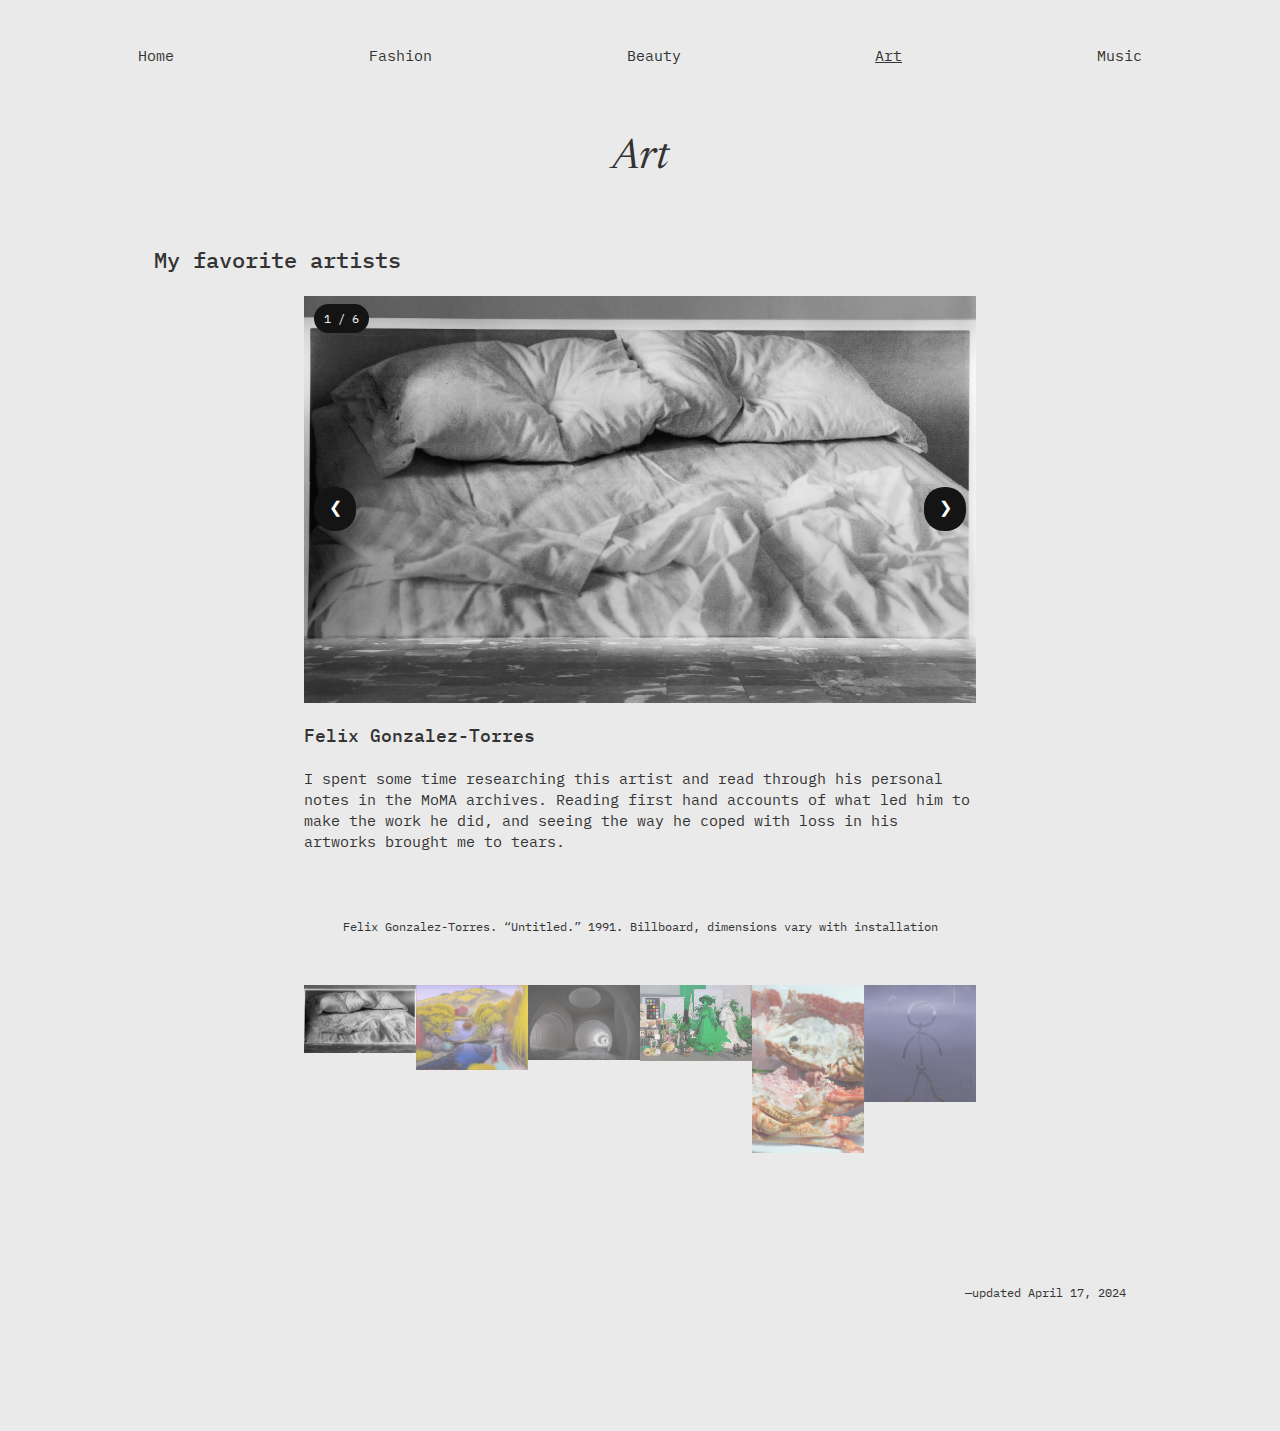
<file: art.html>
<!DOCTYPE html>
<html lang="en">
<head>
    <meta charset="UTF-8">
    <meta name="viewport" content="width=device-width, initial-scale=1.0">
    <link rel="stylesheet" href="css/html5reset.css">
    <link rel="stylesheet" href="css/style.css">
    <link rel="preconnect" href="https://fonts.googleapis.com">
    <link rel="preconnect" href="https://fonts.gstatic.com" crossorigin>
    <link href="https://fonts.googleapis.com/css2?family=IBM+Plex+Mono:ital,wght@0,100;0,200;0,300;0,400;0,500;0,600;0,700;1,100;1,200;1,300;1,400;1,500;1,600;1,700&family=Newsreader:ital,opsz,wght@0,6..72,200..800;1,6..72,200..800&display=swap" rel="stylesheet">
    <link rel="stylesheet" href="https://cdnjs.cloudflare.com/ajax/libs/font-awesome/4.7.0/css/font-awesome.min.css">
        
    <title>Art</title>
</head>
<body>
    <a href = "#main-content" class="skip">Skip to Main Content</a>
    <header>

        <nav>
            <div class="topnav">
                <a href="javascript:void(0);" class="icon" onclick="myFunction()" aria-label="Toggle Navigation Menu">
                    <i class="fa fa-bars"></i>
                </a>
                <script src="js/javascript.js"></script>
                <div id="myLinks">
                    <ul class="nav-item nav-links">
                        <li><a href="index.html">Home</a></li>
                        <li><a href= "fashion.html">Fashion</a></li>
                        <li><a href= "beauty.html" >Beauty</a></li>
                        <li><a href= "art.html" class="active">Art</a></li>
                        <li><a href="music.html">Music</a></li>
                    </ul>
                </div>
            </div>
        </nav>

    </header>


    <main id="main-content">
        <h1>Art</h1>
        <h2>My favorite artists</h2>

      <div class="art-grid">
          <!-- Container for the image gallery -->
        <div class="container">

            <!-- Full-width images with number text -->
            <div class="mySlides">
              <div class="numbertext">1 / 6</div>
                <img src="images/felix.jpeg" style="width:100%" alt="empty bed with two pillows that have head imprints">
                <h3>Felix Gonzalez-Torres</h3>
                <p>I spent some time researching this artist and read through his personal notes in the MoMA archives. Reading first hand accounts of what led him to make the work he did, and seeing the way he coped with loss in his artworks brought me to tears.</p>
            </div>
               
          
            <div class="mySlides">
              <div class="numbertext">2 / 6</div>
                <img src="images/guimi.jpeg" style="width:100%" alt="purple, light green, hot pink landscape painting of mountains and water">
                <h3>Guimi You</h3>
                <p>Just like how I often listen to the music for the melody, not the lyrics, there are instances where I want to bask in the beauty of vibrant colors without overanalyzing the "depper meaning" in an artwork. Guimi's work has this calming radiance– it paints a dream world that I want to enter. Sometimes that’s all that it takes for a work to earn a special place in my mind.</p>

            </div>
          
            <div class="mySlides">
              <div class="numbertext">3 / 6</div>
                <img src="images/nancy.jpg" style="width:100%" alt="industrial looking tunnels with light shining through them">
                <h3>Nancy Holt</h3>
                <p>What made Nancy's work particularly cool was her blending of art and nature, creating large-scale environmental installations that played with light, shadow, and the natural landscape. Her most famous piece, "Sun Tunnels," consists of four massive concrete cylinders arranged in the desert of Utah, precisely aligned to frame the sun during the solstices. I think the merging of art with the environment pushes not only the boundaries of art, but how we might perceive the world around us. </p>
            </div>
          
            <div class="mySlides">
              <div class="numbertext">4 / 6</div>
                <img src="images/steph.jpeg" style="width:100%" alt="installation of pioneer dresses in greenscreen material and png grid pattern">
                <h3>Stephanie Syjuco</h3>
                <p>Stephanie Syjuco challenges notions of consumerism, globalization, and cultural identity. In Dodge and Burn,she weaves together sources as varied as protest imagery, digital masks and intricately sewn garments made of green-screen fabric, creating an installation that reveals how cultural identities and historical "truths" are actively constructed and perpetuated. </p>
            </div>
          
            <div class="mySlides">
              <div class="numbertext">5 / 6</div>
                <img src="images/wolfgang.jpeg" style="width:100%" alt="beautiful shot of a fly eating a cracked open king crab">
                <h3>Wolfgang Tilmans</h3>
                <p>I'm in awe of how Wolfgang Tillmans can take something as mundane as leftover food scraps or simply rolled up pieces of paper and transform them into stunning abstract photographs. His eye for finding beauty in the overlooked details of everyday life is what really draws me to his work. Tillmans has an incredible talent for making you pause and appreciate the artistic potential in the most unremarkable of objects and scenes. With his innovative approaches to materials and perspectives, even the most banal subjects take on a captivating, abstract quality under his lens. That ability to recontextualize and reimagine the familiar is what makes Tillmans' photography so distinctive and compelling to me. </p>
            </div>
          

            <div class="mySlides">
              <div class="numbertext">6 / 6</div>
                <img src="images/jochen.jpg" style="width:100%" alt="painting that mimics the look of frosted glass with a stick figure finger drawing">
                <h3>Jochen Muhlenbrink</h3>
                <p>Jochen's latest series of works comprises paintings and mixed-media artworks that exist as a study of windows. is meticulously rendered oil on canvas pieces create a hyper-realistic illusion of frosted window panes. This body of work makes me feel nostalgic about my childhood, on cold days when I would doodle on the condensation-covered windows of the passenger seat.</p>
            </div>

              <!-- Next and previous buttons -->
              <a class="prev" onclick="plusSlides(-1)">&#10094;</a>
              <a class="next" onclick="plusSlides(1)">&#10095;</a>

        </div>

          
            <!-- Image text -->
            <div class="caption-container">
              <p id="caption"></p>
            </div>
            
            <!-- Thumbnail images -->
            <div class="row">
              <div class="column">
                <img class="demo cursor" src="images/felix.jpeg" onclick="currentSlide(1)" alt="Felix Gonzalez-Torres. “Untitled.” 1991. Billboard, dimensions vary with installation">
              </div>
              <div class="column">
                <img class="demo cursor" src="images/guimi.jpeg" onclick="currentSlide(2)" alt="Guimi You. “Spring in the Forest.” 2023. Oil on linen, 57x76 in. (145 x 193 cm.) ">
              </div>
              <div class="column">
                <img class="demo cursor" src="images/nancy.jpg" onclick="currentSlide(3)" alt="Nancy Holt. “Up and Under.” 1987-98. Sand, concrete, topsoil, grass, water, Mound: height ranges from 11 to 26 ft. (3.5 to 8 m), with a length of 630 ft. (192 m); Tunnels: length 241 ft. (74 m), with a diameter of 10 ft. (3 m)">
              </div>
              <div class="column">
                <img class="demo cursor" src="images/steph.jpeg" onclick="currentSlide(4)" alt="Stephanie Syjuco. “Dodge and Burn (Visible Storage).” 2019. Wooden platform, digital photos and printed vinyl on lasercut wood, chromakey fabric, printed backdrops, seamless paper, artificial plants, mixed media. Overall 20' x 17' x 8.">
              </div>
              <div class="column">
                <img class="demo cursor" src="images/wolfgang.jpeg" onclick="currentSlide(5)" alt="Wolfgang Tillmans “Astro Crusto, A.” 2012. 
        Photographs, Framed C-print. 84 x 57 in. (213.4 x 144.8 cm.) ">
              </div>

              <div class="column">
                <img class="demo cursor" src="images/jochen.jpg" onclick="currentSlide(6)" alt="Jochen Muhlenbrink “Existance.” 2019 50 x 40 cm Oil on canvas">
              </div>
            </div>
          </div>


    <footer><br>&mdash;updated April 17, 2024</footer>
    </main>

    <script src="js/javascript.js"></script>
</body>
</html>
</file>
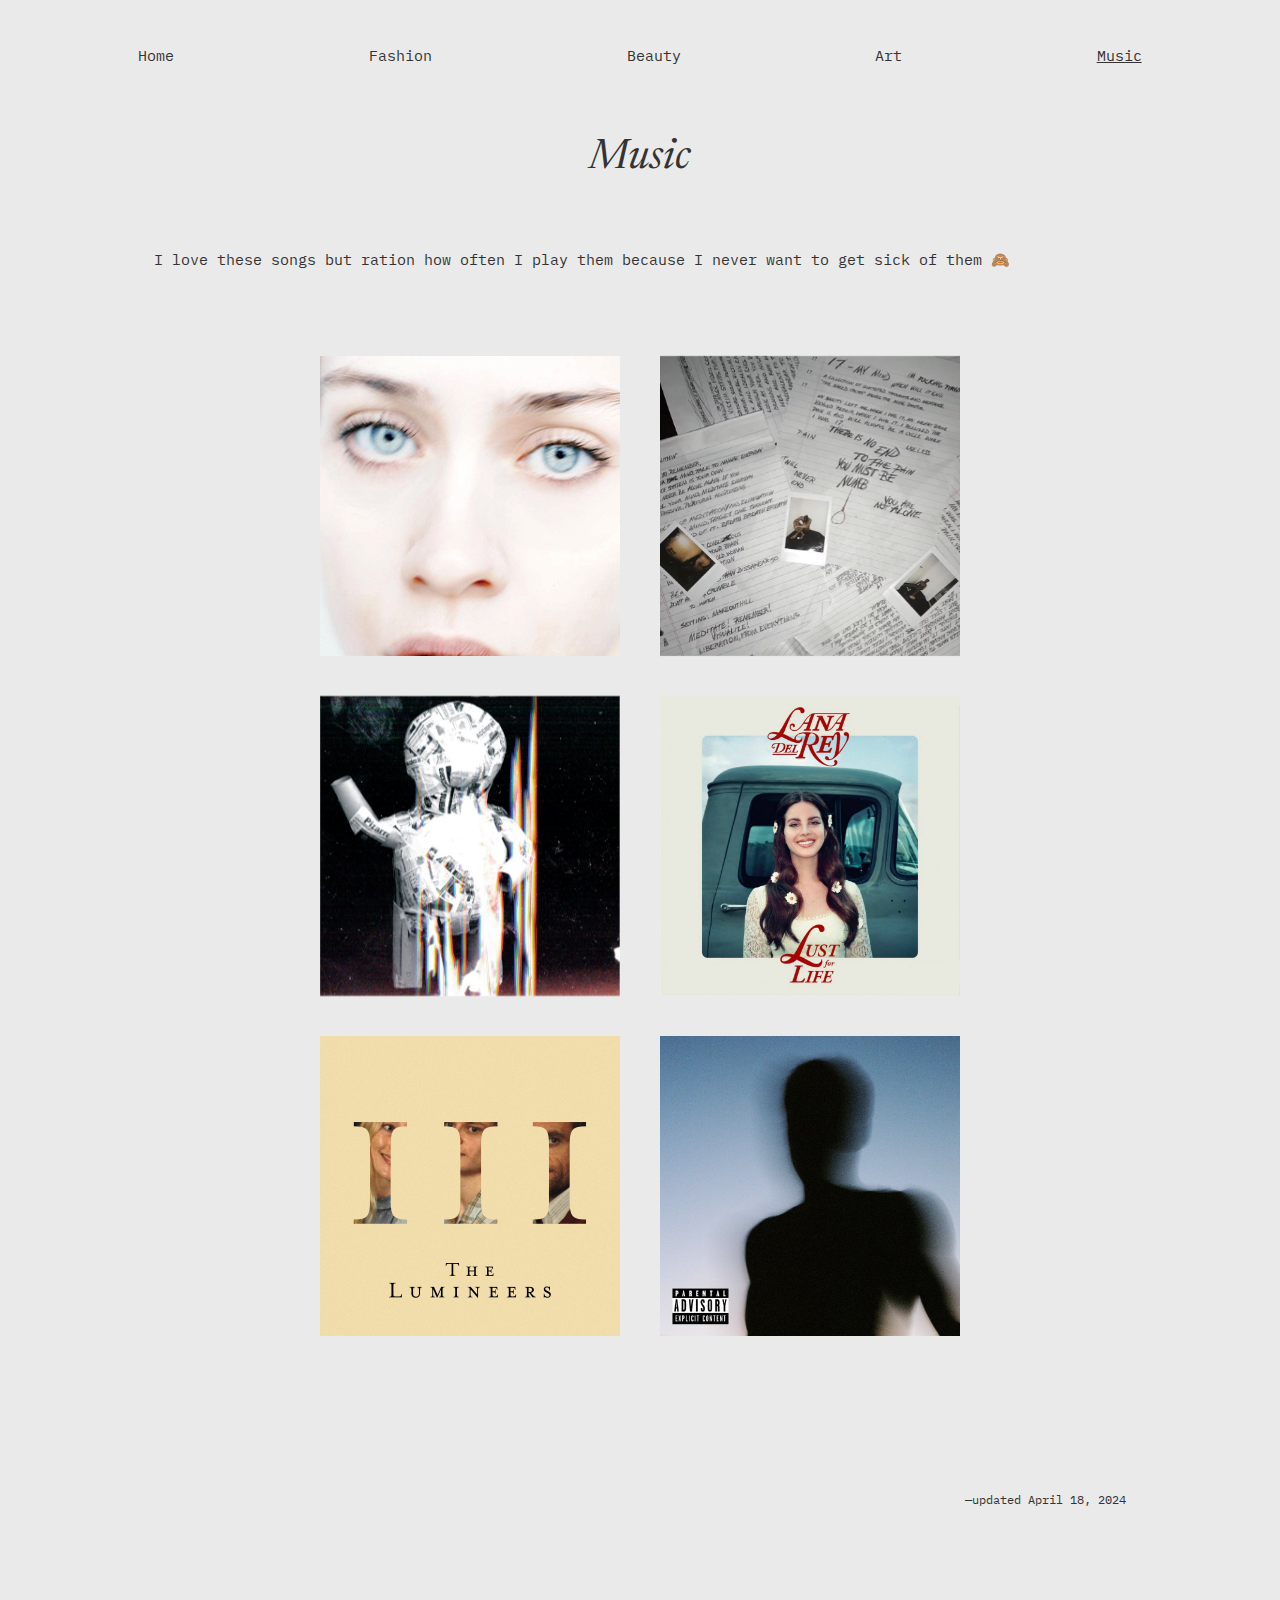
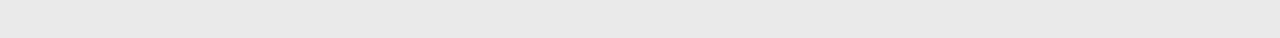
<file: music.html>
<!DOCTYPE html>
<html lang="en">
<head>
    <meta charset="UTF-8">
    <meta name="viewport" content="width=device-width, initial-scale=1.0">
    <link rel="stylesheet" href="css/html5reset.css">
    <link rel="stylesheet" href="css/style.css">
    <link rel="preconnect" href="https://fonts.googleapis.com">
    <link rel="preconnect" href="https://fonts.gstatic.com" crossorigin>
    <link href="https://fonts.googleapis.com/css2?family=IBM+Plex+Mono:ital,wght@0,100;0,200;0,300;0,400;0,500;0,600;0,700;1,100;1,200;1,300;1,400;1,500;1,600;1,700&family=Newsreader:ital,opsz,wght@0,6..72,200..800;1,6..72,200..800&display=swap" rel="stylesheet">
    <link rel="stylesheet" href="https://cdnjs.cloudflare.com/ajax/libs/font-awesome/4.7.0/css/font-awesome.min.css">

        
    <title>Index</title>
</head>
<body>
    <a href = "#main-content" class="skip">Skip to Main Content</a>
    <header>
        <nav>
            <div class="topnav">
                <a href="javascript:void(0);" class="icon" onclick="myFunction()" aria-label="Toggle Navigation Menu">
                    <i class="fa fa-bars"></i>
                </a>
                <script src="js/javascript.js"></script>
                <div id="myLinks">
                    <ul class="nav-item nav-links">
                        <li><a href="index.html">Home</a></li>
                        <li><a href="fashion.html">Fashion</a></li>
                        <li><a href="beauty.html">Beauty</a></li>
                        <li><a href="art.html">Art</a></li>
                        <li><a href="music.html" class="active">Music</a></li>
                    </ul>
                </div>
            </div>
        </nav>
    </header>


    <main id="main-content">
        <h1>Music</h1>
        <p>I love these songs but ration how often I play them because I never want to get sick of them 🙈</p>
        <div class="music-grid"> 
            <div class="flip-card">
                <div class="flip-card-inner">
                    <div class="flip-card-front">
                        <img src="images/FionaAppleTidal.png" alt="zoome in picture of fiona apples' blue eyes nose and part of her mouth">
                    </div>
                    <div class="flip-card-back">
                        <div>
                            <h2>Fiona Apple</h2>
                            <h3>Tidal</h3>
                            <p>"Sullen Girl"</p>
                        </div>
                    </div>
                </div>
            </div>

            <div class="flip-card">
                <div class="flip-card-inner">
                    <div class="flip-card-front">
                        <img src="images/XXX.png" alt="a bunch of depressed notes scribbled on paper">
                    </div>
                    <div class="flip-card-back">
                        <div>
                            <h2>XXXTENTATCION</h2>
                            <h3>17</h3>
                            <p>"Revenge"</p>
                        </div>
                    </div>
                </div>
            </div>

            <div class="flip-card">
                <div class="flip-card-inner">
                    <div class="flip-card-front">
                        <img src="images/breeders.jpeg" alt="paper mache nespaper doll on glazy like background">
                    </div>
                    <div class="flip-card-back">
                        <div>
                            <h2>The Breeders</h2>
                            <h3>Title Tk</h3>
                            <p>"Off You"</p>
                        </div>
                    </div>
                </div>
            </div>

            <div class="flip-card">
                <div class="flip-card-inner">
                    <div class="flip-card-front">
                        <img src="images/lana.jpg" alt="lana del rey standing in front of old truck with daisies in her hair">
                    </div>
                    <div class="flip-card-back">
                        <div>
                            <h2>Lana Del Rey</h2>
                            <h3>Lust for Life</h3>
                            <p>"Love"</p>
                        </div>
                    </div>
                </div>
            </div>

            <div class="flip-card">
                <div class="flip-card-inner">
                    <div class="flip-card-front">
                        <img src="images/lumineers.jpeg" alt="roman numerals III with some faces in the back">
                    </div>
                    <div class="flip-card-back">
                        <div>
                            <h2>The Lumineers</h2>
                            <h3>III</h3>
                            <p>"Life in the City"</p>
                        </div>
                    </div>
                </div>
            </div>

            <div class="flip-card">
                <div class="flip-card-inner">
                    <div class="flip-card-front">
                        <img src="images/danielc.jpeg" alt="Avatar">
                    </div>
                    <div class="flip-card-back">
                        <div>
                            <h2>Daniel Caesar, John Mayer</h2>
                            <h3>Casey Study 01</h3>
                            <p>"Superposition" <br> </p>
                            <!-- <p>"Superposition" <br> <a href="spotify link">🔊</a></p> -->
                        </div>
                    </div>
                </div>
            </div>
        </div>

    </div>
    <footer><br>&mdash;updated April 18, 2024</footer>
    </main>

</body>
</html>
</file>
<file: css/style.css>
/* Skip to main */
.skip{
    position: absolute;
    left: -10000px;
    top: auto;
    width: 1px;
    height: 1px;
    overflow: hidden;
}

.skip:focus{      
    position: static;
    width: auto;
    height: auto;
}


/* NAV STYLING           NAV STYLING           NAV STYLING           NAV STYLING*/

/*hides links until hamburger icon is clicked */
.topnav #myLinks {
    display: none;
  }

/* adds space under nav */
nav {
    margin-bottom: 8%;
}

/* styles nav so it's on the left and stacked for mobile */
.nav-item{
    list-style-type: none;
    padding: 0;
    margin: 0;
    display: flex;
    line-height: 2em; /* spacing between hamburger nave items */
    flex-direction: column; /* Stack items vertically */
}

/* styles each nav link*/
.topnav a {
    color: #333333;
    padding-top: 15px;
    text-decoration: none;
    font-size: 15px;
    display: block;
    text-align: left; /* Align text to the left */
}
  
/* nav is blue on hover */
nav a:hover {
    color: #0700d8;
}


/* underline active page on nav */
nav .active {
    text-decoration: underline;
}

/* Make each list item full-width so that it's easier to tap on small touch screen*/
.nav-grid li {
    width: 100%; 
}

/* Make each list item full-width so that it's easier to tap on small touch screen*/

nav li {
    width: 100%; 
}


/* MEDIA STYLING            MEDIA STYLING           MEDIA STYLING           MEDIA STYLING*/
.gif-container {
    display: block;
    text-align: center;
  }

  img{
    width: 100%;
    margin-top: 6px;
    margin-bottom: 5px;
  }


/* TEXT STYLING            TEXT STYLING            TEXT STYLING           TEXT STYLING*/

body{
    line-height: 1.4em;
    background-color: #EAEAEA;
    margin: 2% 20px 10% 20px;

    /* general font styling */
    color: #333333;
    font-family: "IBM Plex Mono", monospace, Arial, 'Times New Roman';
    font-weight: 400;
    font-style: normal;
    font-size: 15px;
}

/* styles footer */
footer{
    margin-top: 10%;
    text-align: right;
    font-size: 0.8em;
}

h1{
    font-family: "Newsreader", serif, Arial, 'Times New Roman';
    font-style: italic;
    font-size: 42px;
    font-weight: 400;
    text-align: center;
    margin-top: 20px;
    margin-bottom: 80px;
}

h2{
    font-size: 22px;
    font-weight: 500;
    margin-top: 16px;
    margin-bottom: 20px;
}

h3{
    font-size: 18px;
    font-weight: 500;
    margin-top: 12px;
}

p {
    margin-top: 22px; /* Space above each paragraph */
    margin-bottom: 40px; /* Space below each paragraph */
  }

a{
    color: #333333;
    text-decoration: underline;
}






/* FASHION MAIN PAGE: THE MONEY CARDS ON MAIN PAGE*/


.money-grid {
    /* display: flex;
    flex-wrap: wrap; */
    display: grid;
    grid-template-columns: 1fr;
    gap: 50px;
    margin-top: 20px;
}

.fashionbox {
    border: 1px solid #dddbd7;
    border-radius: 20px;
    /* padding: px; */
    /* width: 45%; */
    text-align: center;
    padding: 10px 20px 0px 20px;
    box-shadow: 0 4px 8px rgba(0, 0, 0, 0.1);
}

.fashionbox h2 a {
    text-decoration: none;
    color: inherit; /* Keeps the link colors consistent with the rest of the text */
}

.fashionbox:hover {
    box-shadow: 0 6px 16px rgba(0, 0, 0, 0.15);
    transform: translateY(-5px); /* Move the fashionbox up by 5px on hover */

}

/* make links in the cards NOT blue or underlined */
a.fashionbox{
    text-decoration: none;
    color: #333333;
}


/* styles any emoji icons that are big */
.giant-emoji {
    font-size: 5em; 
    margin-top: 60px;
    margin-bottom: 50px; 
}
/* END OF FASHION BOXES: STYLE THE CARDS ON THE FASHION MAIN PAGE */








/* START OF SLIDESHOW FOR ART PAGE           SLIDESHOW FOR ART PAGE*/

a.prev, a.next{
    text-decoration: none; /*remove underline on the prev and next links */
}

* {
    box-sizing: border-box;
  }

  /* Position the image container (needed to position the left and right arrows) */
  .container {
    position: relative;
  }

  /* Initially show the first slide */
/* .mySlides {
    display: block;
} */

/* Initially hide the rest of the slides */
/* .mySlides:not(:first-child) {
    display: none;
} */

  /* Add a pointer when hovering over the thumbnail images */
  .cursor {
    cursor: pointer;
  }
  
  /* Next & previous buttons */
  .prev,
  .next {
    cursor: pointer;
    position: absolute;
    top: 35%;
    width: auto;
    padding: 10px 14px 13px 15px;
    /* margin-top: -150px; */
    margin-right: 10px;
    margin-left: 10px;
    border:#141414;
    border-radius: 20px;
    color: white;
    font-size: 16px;
    user-select: none;
    -webkit-user-select: none;
    background-color: #141414;
  }
  

  /* Position the "next button" to the right */
  .next {
    right: 0;
  }
  
  /* On hover, invert colors */
  .prev:hover,
  .next:hover {
    background-color: #EAEAEA;
    color: black;
  }
  
  /* Number text (1/3 etc) */
  .numbertext {
    color: #f2f2f2;
    font-size: 12px;
    margin: 14px 10px;
    padding: 4px 10px;
    position: absolute;
    top: 0;
    background-color: #141414;
    border-radius: 40px;
    /* border: 1px solid #fff; */
}

  /* Container for image text */
  .caption-container {
    text-align: center;
    /* background-color: #141414; */
    padding: 2px 1px;
    color: #333333;
  }

  .row:after {
    content: "";
    display: table;
    clear: both;
  }
  
  /* Six columns side by side */
  .column {
    float: left;
    width: 16.66%;
  }
  
  /* make the image thumbnails same size */
  .row{
    height: 30%;
    overflow: hidden;
  }

  /* Add a transparency effect for thumnbail images */
  .demo {
    opacity: 0.6;
  }
  
  .active,
  .demo:hover {
    opacity: 1;
  }

p#caption{
    font-size:12px;
}
/* END OF SLIDESHOW FOR ART PAGE           SLIDESHOW FOR ART PAGE*/












/* BEAUTY PAGE FILTERS AND GRID */
.grid {
    display: flex;
    flex-wrap: wrap;
    gap: 10px;
    justify-content: center; /* Centers content horizontally */
}

/* div.grid{
    justify-content: center;
    align-items: center;
} */

.grid-item {
    width: 100%; /* Default to full width for mobile */
    padding: 20px;
    text-align: center;
    box-sizing: border-box;
}

.grid-item img {
    width: 100%;
    height: auto;
    display: block;
    border: solid 0;
    border-radius: 20px;
}

/* style filter buttons on beauty page */
button{
    border: solid 1px #000000;
    border-radius: 30px;
    padding: 6px 12px;
    margin: 10px 10px 10px 0;
    color: #333333;
    font-family: "IBM Plex Mono", monospace, Arial, 'Times New Roman';
    font-weight: 400;
    font-style: normal;
    font-size: 12px;
}

button:hover{
    background-color: #333333;
    color:#EAEAEA
}

.filter-buttons button.active {
    background-color: #333333; /* Change to your desired color */
    color: #EAEAEA; /* Change to your desired text color */
}
/* END OF BEAUTY PAGE FILTERS AND GRID */










/* MUSIC PAGE STYLING */

.flip-card {
    background-color: transparent;
    width: 300px;
    height: 300px;
    perspective: 1000px;
    margin: 20px;
    position: relative; /* Ensure proper positioning */
    z-index: 1; /* Ensure card is above other elements */
}

/* This container is needed to position the front and back side */
.flip-card-inner {
    position: relative;
    width: 100%;
    height: 100%;
    text-align: center;
    transition: transform 0.8s;
    transform-style: preserve-3d;
}

/* Do an horizontal flip when you move the mouse over the flip box container */
.flip-card:hover .flip-card-inner {
    transform: rotateY(180deg);
}

/* Position the front and back side */
.flip-card-front, .flip-card-back {
    position: absolute;
    width: 100%;
    height: 100%;
    -webkit-backface-visibility: hidden; /* Safari */
    backface-visibility: hidden;
}

/* Style the front side (fallback if image is missing) */
.flip-card-front {
    /* background-color: #bbb; */
    color: black;
}
.flip-card-back {
    background-color: #cc93ac;
    color: rgb(0, 0, 0);
    transform: rotateY(180deg);
    display: flex;
    justify-content: center; /* Center horizontally */
    align-items: center; /* Center vertically */
}
div.music-grid img {
    width: 100%;
    height: auto;
    display: block;
    border: solid 0;
}

.music-grid {
    padding: 20px;
}

/* center the cards on the music page */
/* div.music-grid {
    display: flex;
    justify-content: center;
  } */

  div.music-grid {
    display: grid;
    justify-content: center;
  }




@media (min-width: 600px){
    .fashion-grid {
        display: grid;
        grid-template-columns: repeat(2, 1fr);
        gap: 20px;
        margin-top: 20px;
    }

    /* make the gif on index page smaller */
    .gif-container img{
        width: 50%;
    }

    /* grid for makeup page */
    .grid-item {
        width: calc(50% - 10px);
    }

    /* make the fashion main page cards inline */
    .money-grid {
        display: grid;
        grid-template-columns: repeat(3, 1fr);
    }

    /* make margins big for the art page so images are smaller */
    .art-grid{
        margin: 0px 100px 0px 100px;
      }

    div.music-grid {
        display: flex;
        flex-direction: row;
        flex-wrap: wrap;
    }

    div.music-grid > div {
        display: flex;
        justify-content: center;
        align-items: center;
      }
    }

    




/* DESKTOP VIEW          DESKTOP VIEW          DESKTOP VIEW          DESKTOP VIEW          */

@media (min-width: 900px) {

    /* hides hamburger icon*/
    .topnav .icon {
        display: none;
    }

    /*reveals links that were set as hidden when hamburger was closed */
    .topnav #myLinks {
        display: block;
  }

    /* styles nav so it's distributed evenly across the page*/
    .nav-item {
        flex-direction: row; /* Make the nav items align horizontally */
        justify-content: center; /* Center the items if needed */
    }

    .nav-item li {
        margin-right: 20%; /* Add margin to the right of each list item */
    }

    .nav-item li:last-child {
        margin-right: 0; /* Remove margin for the last item to avoid extra space */
    }

    body{
        margin: 2% 12% 10% 12%;
    }

    .fashion-grid {
        display: grid;
        grid-template-columns: repeat(3, 1fr);
    }

    .beauty-grid {
        display: grid;
        grid-template-columns: repeat(4, 1fr);
        gap: 20px;
    }

    /* make margins big for the art page so images are smaller */
    .art-grid{
        margin: 0px 150px 0px 150px;
      }

    /* grid for makeup page */
    .grid-item {
        width: calc(25% - 10px);
    }








/* A media query to target users who prefer reduced motion */
@media (prefers-reduced-motion: reduce) {

    /* Hide GIFs or other animations */
    .gif-container {
        display: none;
    }
  }
}
</file>
